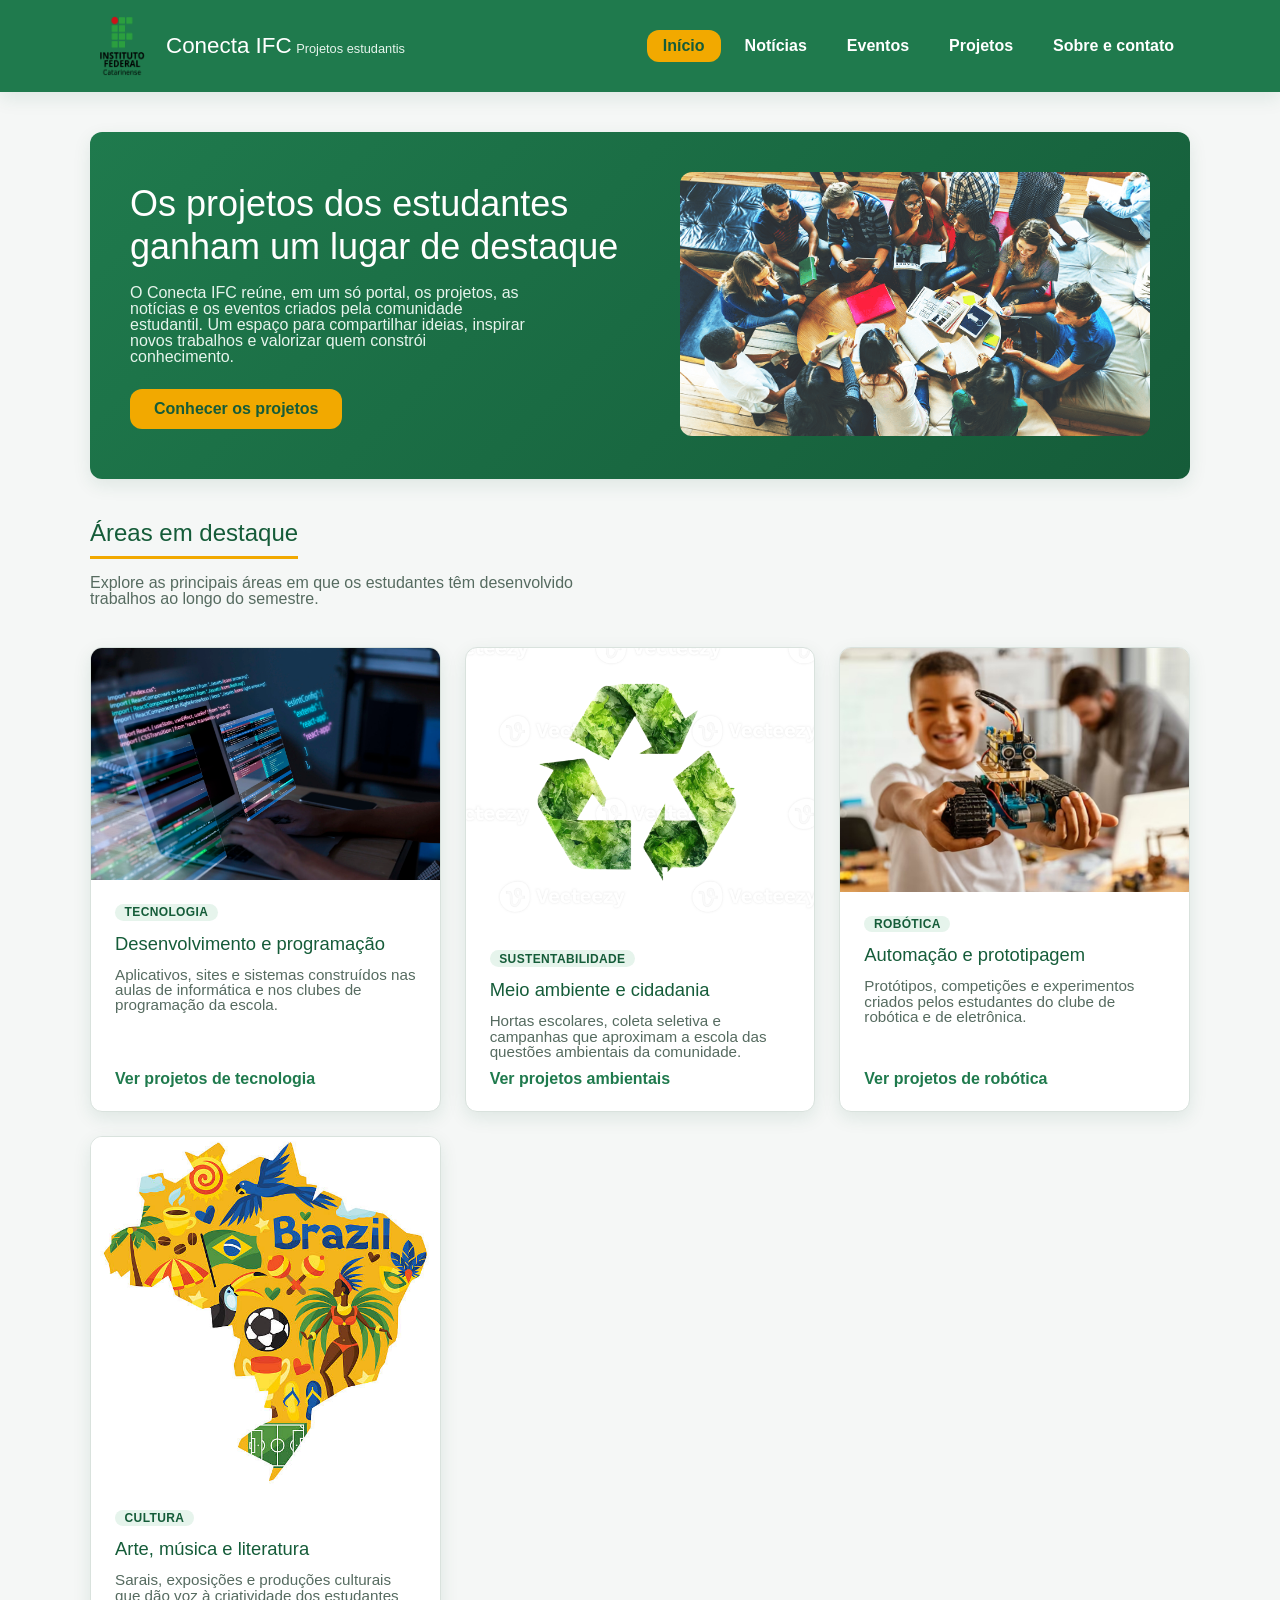
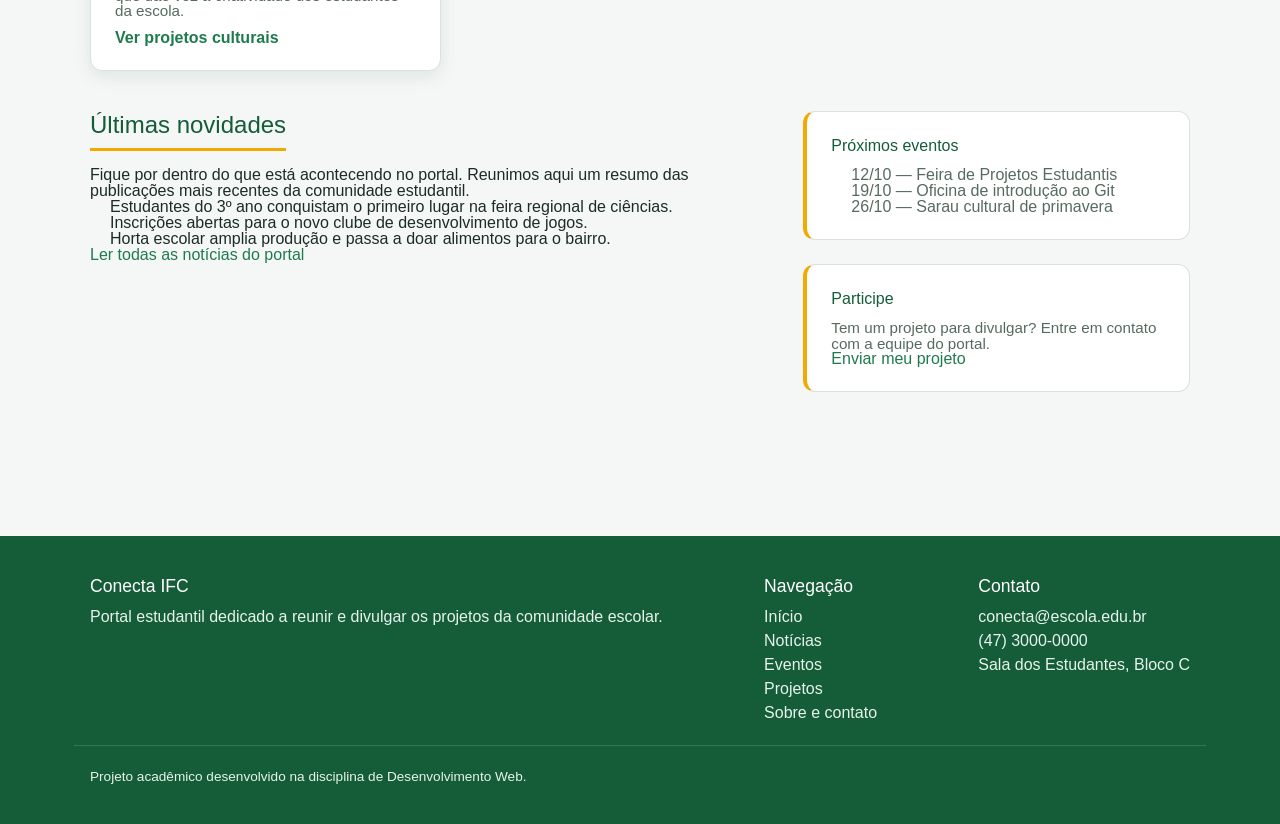
<file: index.html>
<!doctype html>
<html lang="pt-BR">
  <head>
    <meta charset="UTF-8" />
    <meta
      name="viewport"
      content="width=device-width, initial-scale=1.0"
    />
    <meta
      name="description"
      content="Conecta IFC: portal que reúne projetos, notícias e eventos desenvolvidos pelos estudantes da escola."
    />
    <title>Conecta IFC — Portal de Projetos Estudantis</title>
    <link
      rel="stylesheet"
      href="./assets/css/reset.css"
    />
    <link
      rel="stylesheet"
      href="./assets/css/global.css"
    />
  </head>

  <body>
    <header class="site-header">
      <div class="container">
        <a
          class="brand"
          href="./index.html"
          aria-label="Página inicial do Conecta IFC"
        >
          <img
            class="brand__logo"
            src="/assets/images/ifc-sc.png"
            alt=""
          />
          <span>
            <span class="brand__name">Conecta IFC</span>
            <span class="brand__tagline">Projetos estudantis</span>
          </span>
        </a>

        <nav
          class="main-nav"
          aria-label="Navegação principal"
        >
          <ul>
            <li>
              <a
                href="./index.html"
                aria-current="page"
                >Início</a
              >
            </li>
            <li><a href="./noticias.html">Notícias</a></li>
            <li><a href="./eventos.html">Eventos</a></li>
            <li><a href="./projetos.html">Projetos</a></li>
            <li><a href="./contato.html">Sobre e contato</a></li>
          </ul>
        </nav>
      </div>
    </header>

    <main class="container">
      <section
        class="hero"
        aria-labelledby="hero-title"
      >
        <div class="hero__content">
          <h2 id="hero-title">
            Os projetos dos estudantes ganham um lugar de destaque
          </h2>
          <p>
            O Conecta IFC reúne, em um só portal, os projetos, as notícias e os
            eventos criados pela comunidade estudantil. Um espaço para
            compartilhar ideias, inspirar novos trabalhos e valorizar quem
            constrói conhecimento.
          </p>
          <a
            class="button"
            href="./projetos.html"
            >Conhecer os projetos</a
          >
        </div>
        <div class="hero__image">
          <img
            src="./assets/images/estudante.png"
            alt="Ilustração de estudantes reunidos desenvolvendo projetos"
          />
        </div>
      </section>

      <section aria-labelledby="destaques-title">
        <h2
          class="section-title"
          id="destaques-title"
        >
          Áreas em destaque
        </h2>
        <p class="page-intro">
          Explore as principais áreas em que os estudantes têm desenvolvido
          trabalhos ao longo do semestre.
        </p>

        <div class="card-grid">
          <article class="card">
            <img
              class="card__image"
              src="./assets/images/dev.webp"
              alt="Ilustração de uma tela de código representando tecnologia"
            />
            <div class="card__body">
              <span class="card__tag">Tecnologia</span>
              <h3 class="card__title">Desenvolvimento e programação</h3>
              <p class="card__text">
                Aplicativos, sites e sistemas construídos nas aulas de
                informática e nos clubes de programação da escola.
              </p>
              <a
                class="card__link"
                href="./projetos.html"
                >Ver projetos de tecnologia</a
              >
            </div>
          </article>

          <article class="card">
            <img
              class="card__image"
              src="./assets/images/folha.webp"
              alt="Ilustração de uma folha representando sustentabilidade"
            />
            <div class="card__body">
              <span class="card__tag">Sustentabilidade</span>
              <h3 class="card__title">Meio ambiente e cidadania</h3>
              <p class="card__text">
                Hortas escolares, coleta seletiva e campanhas que aproximam a
                escola das questões ambientais da comunidade.
              </p>
              <a
                class="card__link"
                href="./projetos.html"
                >Ver projetos ambientais</a
              >
            </div>
          </article>

          <article class="card">
            <img
              class="card__image"
              src="./assets/images/robo.jpg"
              alt="Ilustração de um robô representando o clube de robótica"
            />
            <div class="card__body">
              <span class="card__tag">Robótica</span>
              <h3 class="card__title">Automação e prototipagem</h3>
              <p class="card__text">
                Protótipos, competições e experimentos criados pelos estudantes
                do clube de robótica e de eletrônica.
              </p>
              <a
                class="card__link"
                href="./projetos.html"
                >Ver projetos de robótica</a
              >
            </div>
          </article>

          <article class="card">
            <img
              class="card__image"
              src="./assets/images/cultura.jpg"
              alt="Ilustração de arte representando projetos culturais"
            />
            <div class="card__body">
              <span class="card__tag">Cultura</span>
              <h3 class="card__title">Arte, música e literatura</h3>
              <p class="card__text">
                Sarais, exposições e produções culturais que dão voz à
                criatividade dos estudantes da escola.
              </p>
              <a
                class="card__link"
                href="./projetos.html"
                >Ver projetos culturais</a
              >
            </div>
          </article>
        </div>
      </section>

      <section
        class="layout-split"
        aria-labelledby="novidades-title"
      >
        <div class="layout-split__main">
          <h2
            class="section-title"
            id="novidades-title"
          >
            Últimas novidades
          </h2>
          <p>
            Fique por dentro do que está acontecendo no portal. Reunimos aqui um
            resumo das publicações mais recentes da comunidade estudantil.
          </p>
          <ul>
            <li>
              Estudantes do 3º ano conquistam o primeiro lugar na feira regional
              de ciências.
            </li>
            <li>
              Inscrições abertas para o novo clube de desenvolvimento de jogos.
            </li>
            <li>
              Horta escolar amplia produção e passa a doar alimentos para o
              bairro.
            </li>
          </ul>
          <p>
            <a href="./noticias.html">Ler todas as notícias do portal</a>
          </p>
        </div>

        <aside
          class="layout-split__aside"
          aria-labelledby="agenda-title"
        >
          <div class="sidebar-box">
            <h3 id="agenda-title">Próximos eventos</h3>
            <ul>
              <li>12/10 — Feira de Projetos Estudantis</li>
              <li>19/10 — Oficina de introdução ao Git</li>
              <li>26/10 — Sarau cultural de primavera</li>
            </ul>
          </div>
          <div class="sidebar-box">
            <h3>Participe</h3>
            <p class="card__text">
              Tem um projeto para divulgar? Entre em contato com a equipe do
              portal.
            </p>
            <a href="./contato.html">Enviar meu projeto</a>
          </div>
        </aside>
      </section>
    </main>

    <footer class="site-footer">
      <div class="container">
        <div class="footer-col">
          <h3>Conecta IFC</h3>
          <p>
            Portal estudantil dedicado a reunir e divulgar os projetos da
            comunidade escolar.
          </p>
        </div>
        <div class="footer-col">
          <h3>Navegação</h3>
          <ul>
            <li><a href="./index.html">Início</a></li>
            <li><a href="./noticias.html">Notícias</a></li>
            <li><a href="./eventos.html">Eventos</a></li>
            <li><a href="./projetos.html">Projetos</a></li>
            <li><a href="./contato.html">Sobre e contato</a></li>
          </ul>
        </div>
        <div class="footer-col">
          <h3>Contato</h3>
          <ul>
            <li>conecta@escola.edu.br</li>
            <li>(47) 3000-0000</li>
            <li>Sala dos Estudantes, Bloco C</li>
          </ul>
        </div>
      </div>
      <div class="container footer-bottom">
        <p>
          Projeto acadêmico desenvolvido na disciplina de Desenvolvimento Web.
        </p>
      </div>
    </footer>
  </body>
</html>
</file>
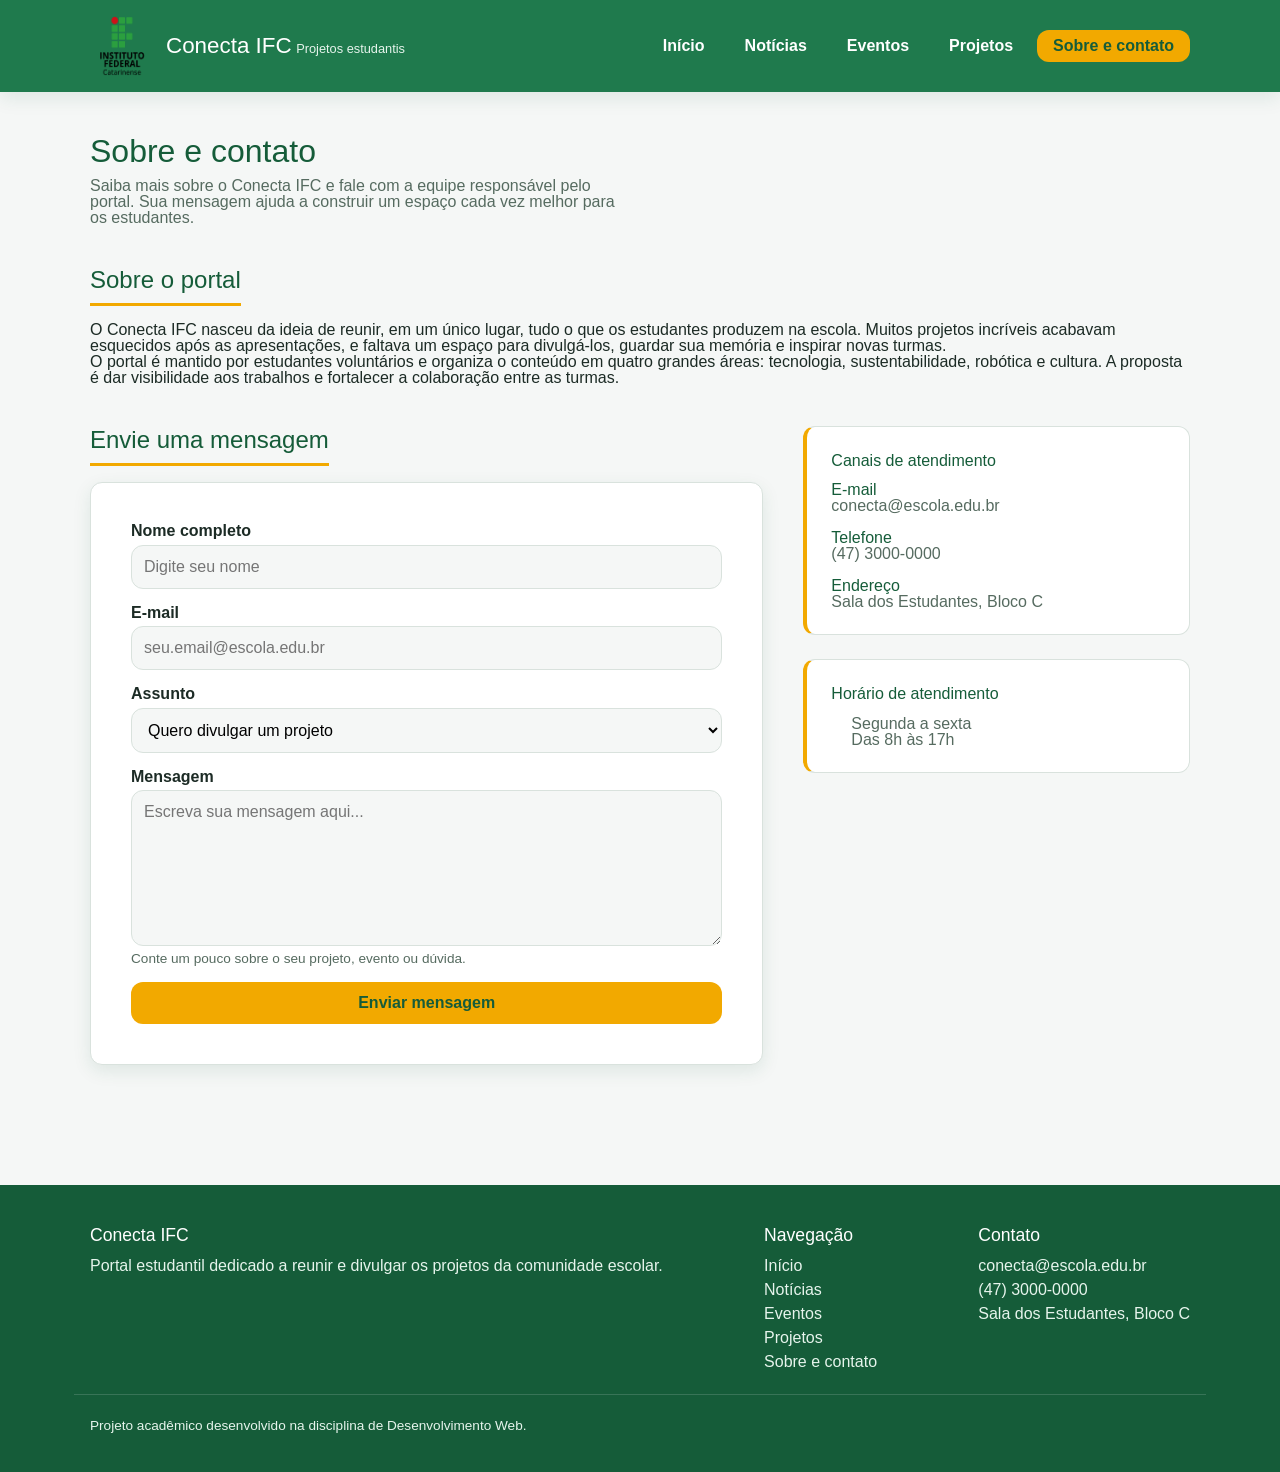
<file: contato.html>
<!doctype html>
<html lang="pt-BR">
  <head>
    <meta charset="UTF-8" />
    <meta
      name="viewport"
      content="width=device-width, initial-scale=1.0"
    />
    <meta
      name="description"
      content="Conheça o portal Conecta IFC, sua equipe e envie sua mensagem pelo formulário de contato."
    />
    <title>Sobre e contato — Conecta IFC</title>
    <link
      rel="stylesheet"
      href="./assets/css/reset.css"
    />
    <link
      rel="stylesheet"
      href="./assets/css/global.css"
    />
  </head>

  <body>
    <header class="site-header">
      <div class="container">
        <a
          class="brand"
          href="./index.html"
          aria-label="Página inicial do Conecta IFC"
        >
          <img
            class="brand__logo"
            src="/assets/images/ifc-sc.png"
            alt=""
          />
          <span>
            <span class="brand__name">Conecta IFC</span>
            <span class="brand__tagline">Projetos estudantis</span>
          </span>
        </a>

        <nav
          class="main-nav"
          aria-label="Navegação principal"
        >
          <ul>
            <li><a href="./index.html">Início</a></li>
            <li><a href="./noticias.html">Notícias</a></li>
            <li><a href="./eventos.html">Eventos</a></li>
            <li><a href="./projetos.html">Projetos</a></li>
            <li>
              <a
                href="./contato.html"
                aria-current="page"
                >Sobre e contato</a
              >
            </li>
          </ul>
        </nav>
      </div>
    </header>

    <main class="container">
      <h1 class="page-title">Sobre e contato</h1>
      <p class="page-intro">
        Saiba mais sobre o Conecta IFC e fale com a equipe responsável pelo
        portal. Sua mensagem ajuda a construir um espaço cada vez melhor para os
        estudantes.
      </p>

      <section aria-labelledby="sobre-title">
        <h2
          class="section-title"
          id="sobre-title"
        >
          Sobre o portal
        </h2>
        <p>
          O Conecta IFC nasceu da ideia de reunir, em um único lugar, tudo o que
          os estudantes produzem na escola. Muitos projetos incríveis acabavam
          esquecidos após as apresentações, e faltava um espaço para
          divulgá-los, guardar sua memória e inspirar novas turmas.
        </p>
        <p>
          O portal é mantido por estudantes voluntários e organiza o conteúdo em
          quatro grandes áreas: tecnologia, sustentabilidade, robótica e
          cultura. A proposta é dar visibilidade aos trabalhos e fortalecer a
          colaboração entre as turmas.
        </p>
      </section>

      <section
        class="layout-split"
        aria-labelledby="contato-title"
      >
        <div class="layout-split__main">
          <h2
            class="section-title"
            id="contato-title"
          >
            Envie uma mensagem
          </h2>
          <form
            class="contact-form"
            action="#"
            method="post"
            novalidate
          >
            <div class="form-field">
              <label for="nome">Nome completo</label>
              <input
                type="text"
                id="nome"
                name="nome"
                placeholder="Digite seu nome"
                required
              />
            </div>

            <div class="form-field">
              <label for="email">E-mail</label>
              <input
                type="email"
                id="email"
                name="email"
                placeholder="seu.email@escola.edu.br"
                required
              />
            </div>

            <div class="form-field">
              <label for="assunto">Assunto</label>
              <select
                id="assunto"
                name="assunto"
              >
                <option value="projeto">Quero divulgar um projeto</option>
                <option value="evento">Quero divulgar um evento</option>
                <option value="duvida">Tenho uma dúvida</option>
                <option value="sugestao">Tenho uma sugestão</option>
              </select>
            </div>

            <div class="form-field">
              <label for="mensagem">Mensagem</label>
              <textarea
                id="mensagem"
                name="mensagem"
                placeholder="Escreva sua mensagem aqui..."
                required
              ></textarea>
              <span class="form-hint">
                Conte um pouco sobre o seu projeto, evento ou dúvida.
              </span>
            </div>

            <button
              class="button"
              type="submit"
            >
              Enviar mensagem
            </button>
          </form>
        </div>

        <aside
          class="layout-split__aside"
          aria-labelledby="canais-title"
        >
          <div class="sidebar-box">
            <h3 id="canais-title">Canais de atendimento</h3>
            <ul class="info-list">
              <li>
                <span>
                  <strong>E-mail</strong>
                  conecta@escola.edu.br
                </span>
              </li>
              <li>
                <span>
                  <strong>Telefone</strong>
                  (47) 3000-0000
                </span>
              </li>
              <li>
                <span>
                  <strong>Endereço</strong>
                  Sala dos Estudantes, Bloco C
                </span>
              </li>
            </ul>
          </div>

          <div class="sidebar-box">
            <h3>Horário de atendimento</h3>
            <ul>
              <li>Segunda a sexta</li>
              <li>Das 8h às 17h</li>
            </ul>
          </div>
        </aside>
      </section>
    </main>

    <footer class="site-footer">
      <div class="container">
        <div class="footer-col">
          <h3>Conecta IFC</h3>
          <p>
            Portal estudantil dedicado a reunir e divulgar os projetos da
            comunidade escolar.
          </p>
        </div>
        <div class="footer-col">
          <h3>Navegação</h3>
          <ul>
            <li><a href="./index.html">Início</a></li>
            <li><a href="./noticias.html">Notícias</a></li>
            <li><a href="./eventos.html">Eventos</a></li>
            <li><a href="./projetos.html">Projetos</a></li>
            <li><a href="./contato.html">Sobre e contato</a></li>
          </ul>
        </div>
        <div class="footer-col">
          <h3>Contato</h3>
          <ul>
            <li>conecta@escola.edu.br</li>
            <li>(47) 3000-0000</li>
            <li>Sala dos Estudantes, Bloco C</li>
          </ul>
        </div>
      </div>
      <div class="container footer-bottom">
        <p>
          Projeto acadêmico desenvolvido na disciplina de Desenvolvimento Web.
        </p>
      </div>
    </footer>
  </body>
</html>
</file>
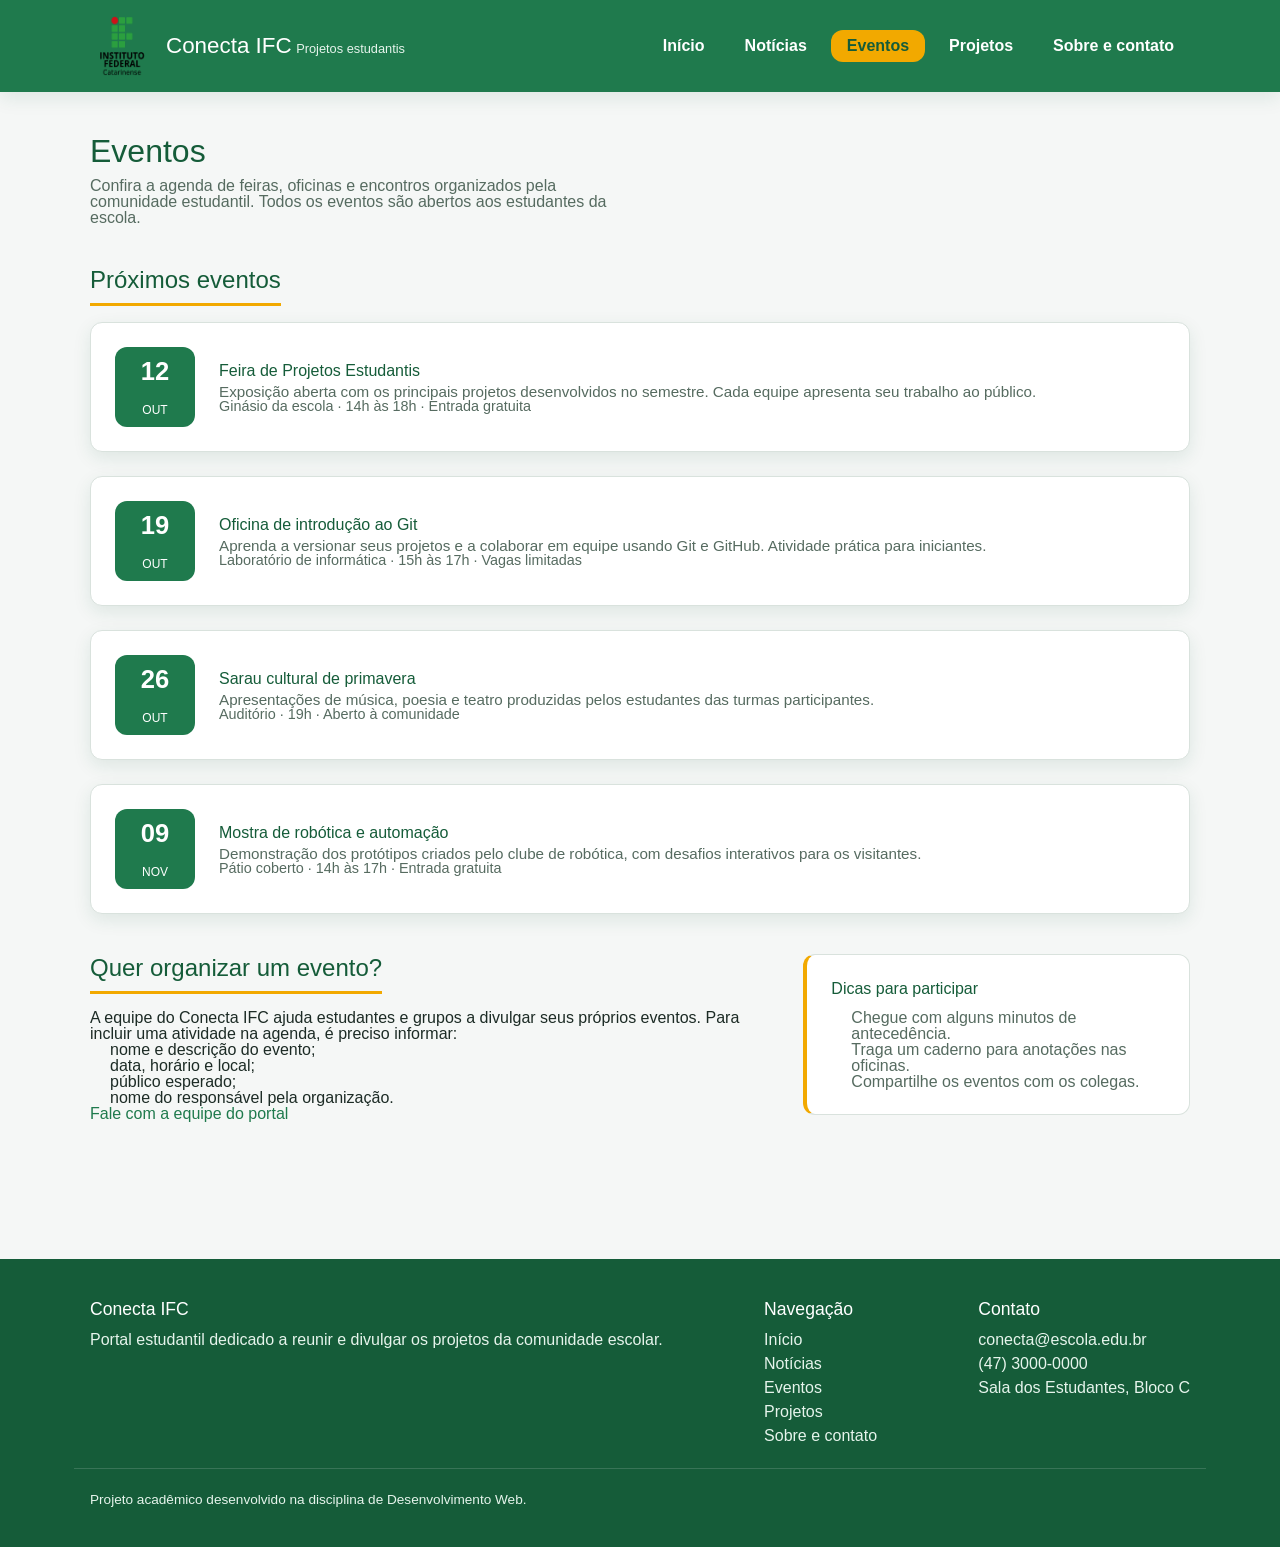
<file: eventos.html>
<!doctype html>
<html lang="pt-BR">
  <head>
    <meta charset="UTF-8" />
    <meta
      name="viewport"
      content="width=device-width, initial-scale=1.0"
    />
    <meta
      name="description"
      content="Agenda de eventos, oficinas e feiras da comunidade estudantil no portal Conecta IFC."
    />
    <title>Eventos — Conecta IFC</title>
    <link
      rel="stylesheet"
      href="./assets/css/reset.css"
    />
    <link
      rel="stylesheet"
      href="./assets/css/global.css"
    />
  </head>

  <body>
    <header class="site-header">
      <div class="container">
        <a
          class="brand"
          href="./index.html"
          aria-label="Página inicial do Conecta IFC"
        >
          <img
            class="brand__logo"
            src="/assets/images/ifc-sc.png"
            alt=""
          />
          <span>
            <span class="brand__name">Conecta IFC</span>
            <span class="brand__tagline">Projetos estudantis</span>
          </span>
        </a>

        <nav
          class="main-nav"
          aria-label="Navegação principal"
        >
          <ul>
            <li><a href="./index.html">Início</a></li>
            <li><a href="./noticias.html">Notícias</a></li>
            <li>
              <a
                href="./eventos.html"
                aria-current="page"
                >Eventos</a
              >
            </li>
            <li><a href="./projetos.html">Projetos</a></li>
            <li><a href="./contato.html">Sobre e contato</a></li>
          </ul>
        </nav>
      </div>
    </header>

    <main class="container">
      <h1 class="page-title">Eventos</h1>
      <p class="page-intro">
        Confira a agenda de feiras, oficinas e encontros organizados pela
        comunidade estudantil. Todos os eventos são abertos aos estudantes da
        escola.
      </p>

      <section aria-labelledby="proximos-title">
        <h2
          class="section-title"
          id="proximos-title"
        >
          Próximos eventos
        </h2>

        <ul class="event-list">
          <li class="event-item">
            <div class="event-item__date">
              <span class="day">12</span>
              <span class="month">Out</span>
            </div>
            <div class="event-item__info">
              <h3>Feira de Projetos Estudantis</h3>
              <p class="card__text">
                Exposição aberta com os principais projetos desenvolvidos no
                semestre. Cada equipe apresenta seu trabalho ao público.
              </p>
              <p class="event-item__meta">
                Ginásio da escola · 14h às 18h · Entrada gratuita
              </p>
            </div>
          </li>

          <li class="event-item">
            <div class="event-item__date">
              <span class="day">19</span>
              <span class="month">Out</span>
            </div>
            <div class="event-item__info">
              <h3>Oficina de introdução ao Git</h3>
              <p class="card__text">
                Aprenda a versionar seus projetos e a colaborar em equipe usando
                Git e GitHub. Atividade prática para iniciantes.
              </p>
              <p class="event-item__meta">
                Laboratório de informática · 15h às 17h · Vagas limitadas
              </p>
            </div>
          </li>

          <li class="event-item">
            <div class="event-item__date">
              <span class="day">26</span>
              <span class="month">Out</span>
            </div>
            <div class="event-item__info">
              <h3>Sarau cultural de primavera</h3>
              <p class="card__text">
                Apresentações de música, poesia e teatro produzidas pelos
                estudantes das turmas participantes.
              </p>
              <p class="event-item__meta">
                Auditório · 19h · Aberto à comunidade
              </p>
            </div>
          </li>

          <li class="event-item">
            <div class="event-item__date">
              <span class="day">09</span>
              <span class="month">Nov</span>
            </div>
            <div class="event-item__info">
              <h3>Mostra de robótica e automação</h3>
              <p class="card__text">
                Demonstração dos protótipos criados pelo clube de robótica, com
                desafios interativos para os visitantes.
              </p>
              <p class="event-item__meta">
                Pátio coberto · 14h às 17h · Entrada gratuita
              </p>
            </div>
          </li>
        </ul>
      </section>

      <section
        class="layout-split"
        aria-labelledby="organize-title"
      >
        <div class="layout-split__main">
          <h2
            class="section-title"
            id="organize-title"
          >
            Quer organizar um evento?
          </h2>
          <p>
            A equipe do Conecta IFC ajuda estudantes e grupos a divulgar seus
            próprios eventos. Para incluir uma atividade na agenda, é preciso
            informar:
          </p>
          <ol>
            <li>nome e descrição do evento;</li>
            <li>data, horário e local;</li>
            <li>público esperado;</li>
            <li>nome do responsável pela organização.</li>
          </ol>
          <p>
            <a href="./contato.html">Fale com a equipe do portal</a>
          </p>
        </div>

        <aside
          class="layout-split__aside"
          aria-labelledby="dicas-title"
        >
          <div class="sidebar-box">
            <h3 id="dicas-title">Dicas para participar</h3>
            <ul>
              <li>Chegue com alguns minutos de antecedência.</li>
              <li>Traga um caderno para anotações nas oficinas.</li>
              <li>Compartilhe os eventos com os colegas.</li>
            </ul>
          </div>
        </aside>
      </section>
    </main>

    <footer class="site-footer">
      <div class="container">
        <div class="footer-col">
          <h3>Conecta IFC</h3>
          <p>
            Portal estudantil dedicado a reunir e divulgar os projetos da
            comunidade escolar.
          </p>
        </div>
        <div class="footer-col">
          <h3>Navegação</h3>
          <ul>
            <li><a href="./index.html">Início</a></li>
            <li><a href="./noticias.html">Notícias</a></li>
            <li><a href="./eventos.html">Eventos</a></li>
            <li><a href="./projetos.html">Projetos</a></li>
            <li><a href="./contato.html">Sobre e contato</a></li>
          </ul>
        </div>
        <div class="footer-col">
          <h3>Contato</h3>
          <ul>
            <li>conecta@escola.edu.br</li>
            <li>(47) 3000-0000</li>
            <li>Sala dos Estudantes, Bloco C</li>
          </ul>
        </div>
      </div>
      <div class="container footer-bottom">
        <p>
          Projeto acadêmico desenvolvido na disciplina de Desenvolvimento Web.
        </p>
      </div>
    </footer>
  </body>
</html>
</file>
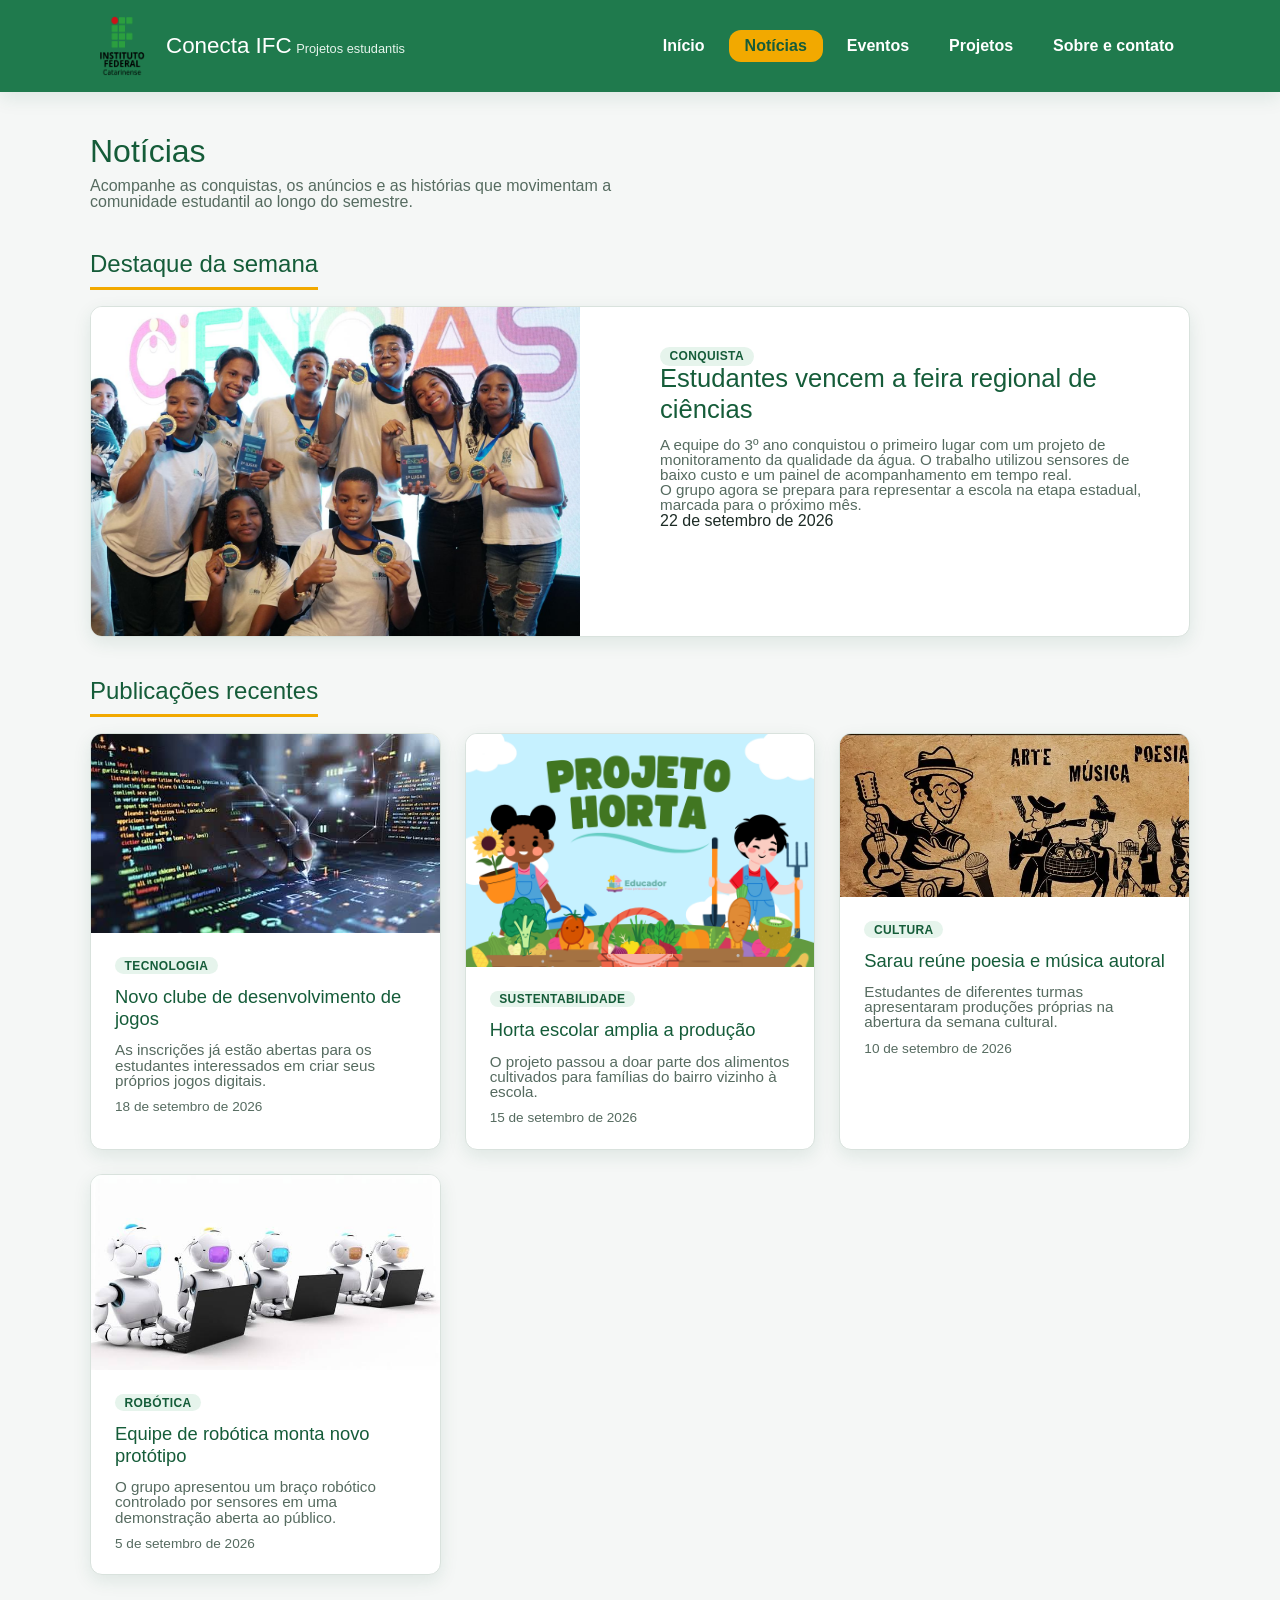
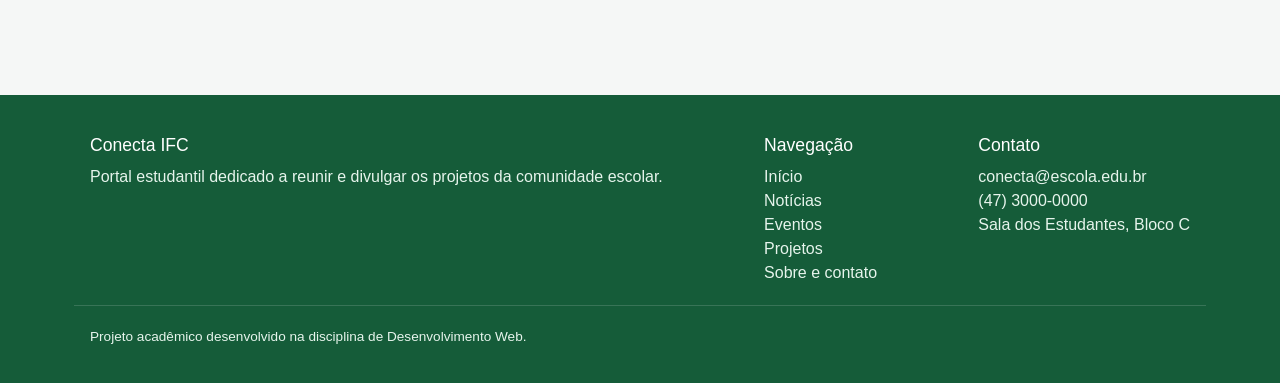
<file: noticias.html>
<!doctype html>
<html lang="pt-BR">
  <head>
    <meta charset="UTF-8" />
    <meta
      name="viewport"
      content="width=device-width, initial-scale=1.0"
    />
    <meta
      name="description"
      content="Notícias e novidades da comunidade estudantil publicadas no portal Conecta IFC."
    />
    <title>Notícias — Conecta IFC</title>
    <link
      rel="stylesheet"
      href="./assets/css/reset.css"
    />
    <link
      rel="stylesheet"
      href="./assets/css/global.css"
    />
  </head>

  <body>
    <header class="site-header">
      <div class="container">
        <a
          class="brand"
          href="./index.html"
          aria-label="Página inicial do Conecta IFC"
        >
          <img
            class="brand__logo"
            src="/assets/images/ifc-sc.png"
            alt=""
          />
          <span>
            <span class="brand__name">Conecta IFC</span>
            <span class="brand__tagline">Projetos estudantis</span>
          </span>
        </a>

        <nav
          class="main-nav"
          aria-label="Navegação principal"
        >
          <ul>
            <li><a href="./index.html">Início</a></li>
            <li>
              <a
                href="./noticias.html"
                aria-current="page"
                >Notícias</a
              >
            </li>
            <li><a href="./eventos.html">Eventos</a></li>
            <li><a href="./projetos.html">Projetos</a></li>
            <li><a href="./contato.html">Sobre e contato</a></li>
          </ul>
        </nav>
      </div>
    </header>

    <main class="container">
      <h1 class="page-title">Notícias</h1>
      <p class="page-intro">
        Acompanhe as conquistas, os anúncios e as histórias que movimentam a
        comunidade estudantil ao longo do semestre.
      </p>

      <section aria-labelledby="destaque-title">
        <h2
          class="section-title"
          id="destaque-title"
        >
          Destaque da semana
        </h2>
        <article class="featured">
          <div class="featured__image">
            <img
              src="./assets/images/feira.jpeg"
              alt="Ilustração de estudantes comemorando premiação em feira de ciências"
            />
          </div>
          <div class="featured__body">
            <span class="card__tag">Conquista</span>
            <h3>Estudantes vencem a feira regional de ciências</h3>
            <p class="card__text">
              A equipe do 3º ano conquistou o primeiro lugar com um projeto de
              monitoramento da qualidade da água. O trabalho utilizou sensores
              de baixo custo e um painel de acompanhamento em tempo real.
            </p>
            <p class="card__text">
              O grupo agora se prepara para representar a escola na etapa
              estadual, marcada para o próximo mês.
            </p>
            <p>
              <time datetime="2026-09-22">22 de setembro de 2026</time>
            </p>
          </div>
        </article>
      </section>

      <section aria-labelledby="recentes-title">
        <h2
          class="section-title"
          id="recentes-title"
        >
          Publicações recentes
        </h2>

        <div class="card-grid">
          <article class="card">
            <img
              class="card__image"
              src="./assets/images/codigo.jpeg"
              alt="Ilustração de código representando o clube de programação"
            />
            <div class="card__body">
              <span class="card__tag">Tecnologia</span>
              <h3 class="card__title">
                Novo clube de desenvolvimento de jogos
              </h3>
              <p class="card__text">
                As inscrições já estão abertas para os estudantes interessados
                em criar seus próprios jogos digitais.
              </p>
              <p class="form-hint">
                <time datetime="2026-09-18">18 de setembro de 2026</time>
              </p>
            </div>
          </article>

          <article class="card">
            <img
              class="card__image"
              src="./assets/images/horta.png"
              alt="Ilustração de folha representando o projeto da horta escolar"
            />
            <div class="card__body">
              <span class="card__tag">Sustentabilidade</span>
              <h3 class="card__title">Horta escolar amplia a produção</h3>
              <p class="card__text">
                O projeto passou a doar parte dos alimentos cultivados para
                famílias do bairro vizinho à escola.
              </p>
              <p class="form-hint">
                <time datetime="2026-09-15">15 de setembro de 2026</time>
              </p>
            </div>
          </article>

          <article class="card">
            <img
              class="card__image"
              src="./assets/images/sarau.webp"
              alt="Ilustração de arte representando o sarau cultural"
            />
            <div class="card__body">
              <span class="card__tag">Cultura</span>
              <h3 class="card__title">Sarau reúne poesia e música autoral</h3>
              <p class="card__text">
                Estudantes de diferentes turmas apresentaram produções próprias
                na abertura da semana cultural.
              </p>
              <p class="form-hint">
                <time datetime="2026-09-10">10 de setembro de 2026</time>
              </p>
            </div>
          </article>

          <article class="card">
            <img
              class="card__image"
              src="./assets/images/equipe.jpeg"
              alt="Ilustração de robô representando a equipe de robótica"
            />
            <div class="card__body">
              <span class="card__tag">Robótica</span>
              <h3 class="card__title">
                Equipe de robótica monta novo protótipo
              </h3>
              <p class="card__text">
                O grupo apresentou um braço robótico controlado por sensores em
                uma demonstração aberta ao público.
              </p>
              <p class="form-hint">
                <time datetime="2026-09-05">5 de setembro de 2026</time>
              </p>
            </div>
          </article>
        </div>
      </section>
    </main>

    <footer class="site-footer">
      <div class="container">
        <div class="footer-col">
          <h3>Conecta IFC</h3>
          <p>
            Portal estudantil dedicado a reunir e divulgar os projetos da
            comunidade escolar.
          </p>
        </div>
        <div class="footer-col">
          <h3>Navegação</h3>
          <ul>
            <li><a href="./index.html">Início</a></li>
            <li><a href="./noticias.html">Notícias</a></li>
            <li><a href="./eventos.html">Eventos</a></li>
            <li><a href="./projetos.html">Projetos</a></li>
            <li><a href="./contato.html">Sobre e contato</a></li>
          </ul>
        </div>
        <div class="footer-col">
          <h3>Contato</h3>
          <ul>
            <li>conecta@escola.edu.br</li>
            <li>(47) 3000-0000</li>
            <li>Sala dos Estudantes, Bloco C</li>
          </ul>
        </div>
      </div>
      <div class="container footer-bottom">
        <p>
          Projeto acadêmico desenvolvido na disciplina de Desenvolvimento Web.
        </p>
      </div>
    </footer>
  </body>
</html>
</file>
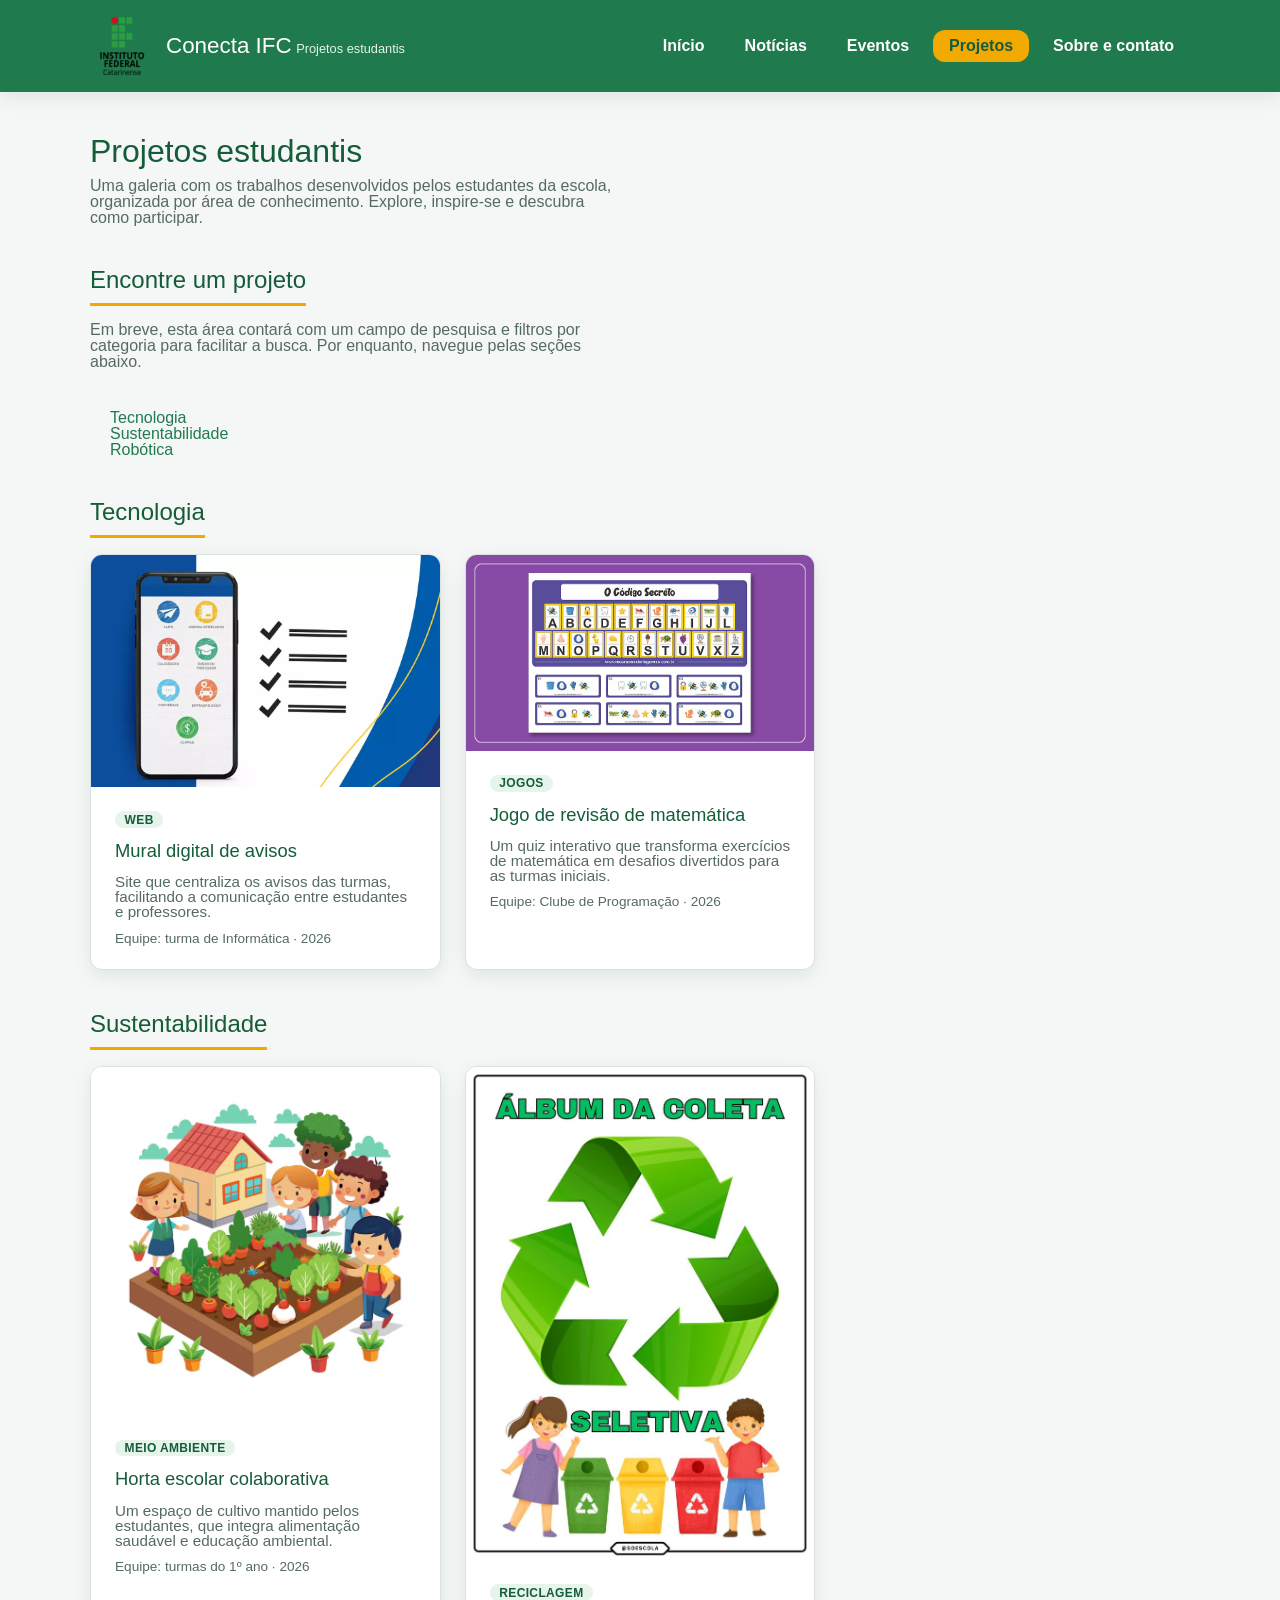
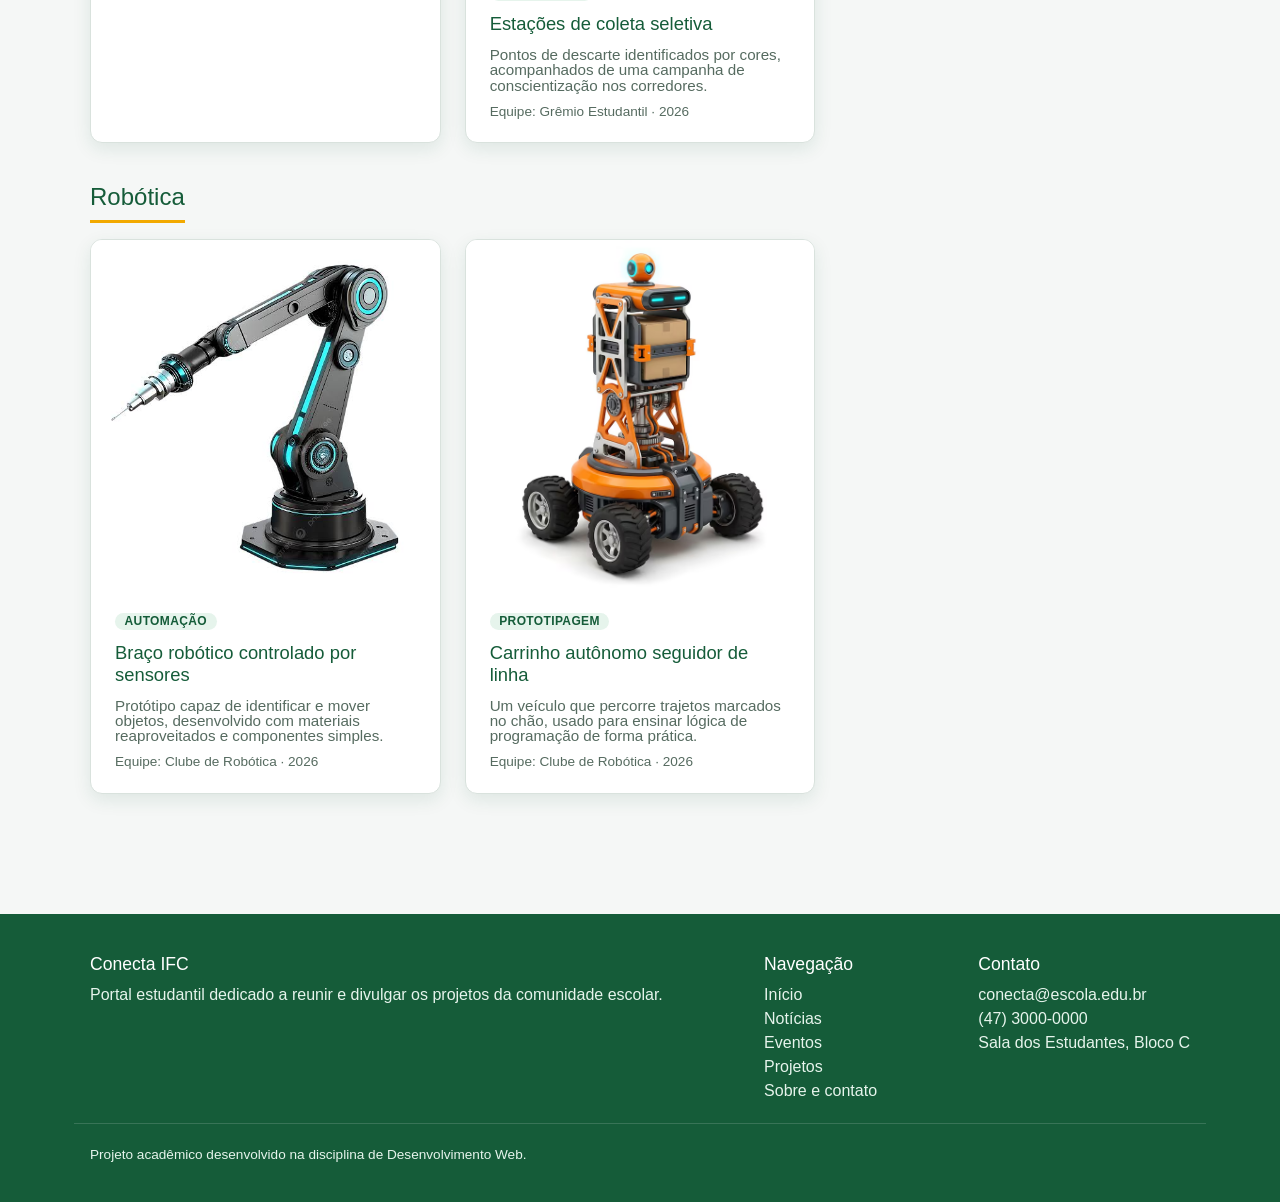
<file: projetos.html>
<!doctype html>
<html lang="pt-BR">
  <head>
    <meta charset="UTF-8" />
    <meta
      name="viewport"
      content="width=device-width, initial-scale=1.0"
    />
    <meta
      name="description"
      content="Galeria de projetos desenvolvidos pelos estudantes e divulgados no portal Conecta IFC."
    />
    <title>Projetos — Conecta IFC</title>
    <link
      rel="stylesheet"
      href="./assets/css/reset.css"
    />
    <link
      rel="stylesheet"
      href="./assets/css/global.css"
    />
  </head>

  <body>
    <header class="site-header">
      <div class="container">
        <a
          class="brand"
          href="./index.html"
          aria-label="Página inicial do Conecta IFC"
        >
          <img
            class="brand__logo"
            src="/assets/images/ifc-sc.png"
            alt=""
          />
          <span>
            <span class="brand__name">Conecta IFC</span>
            <span class="brand__tagline">Projetos estudantis</span>
          </span>
        </a>

        <nav
          class="main-nav"
          aria-label="Navegação principal"
        >
          <ul>
            <li><a href="./index.html">Início</a></li>
            <li><a href="./noticias.html">Notícias</a></li>
            <li><a href="./eventos.html">Eventos</a></li>
            <li>
              <a
                href="./projetos.html"
                aria-current="page"
                >Projetos</a
              >
            </li>
            <li><a href="./contato.html">Sobre e contato</a></li>
          </ul>
        </nav>
      </div>
    </header>

    <main class="container">
      <h1 class="page-title">Projetos estudantis</h1>
      <p class="page-intro">
        Uma galeria com os trabalhos desenvolvidos pelos estudantes da escola,
        organizada por área de conhecimento. Explore, inspire-se e descubra como
        participar.
      </p>

      <section aria-labelledby="filtro-title">
        <h2
          class="section-title"
          id="filtro-title"
        >
          Encontre um projeto
        </h2>
        <p class="page-intro">
          Em breve, esta área contará com um campo de pesquisa e filtros por
          categoria para facilitar a busca. Por enquanto, navegue pelas seções
          abaixo.
        </p>
        <ul>
          <li><a href="#tecnologia">Tecnologia</a></li>
          <li><a href="#sustentabilidade">Sustentabilidade</a></li>
          <li><a href="#robotica">Robótica</a></li>
        </ul>
      </section>

      <section
        id="tecnologia"
        aria-labelledby="tecnologia-title"
      >
        <h2
          class="section-title"
          id="tecnologia-title"
        >
          Tecnologia
        </h2>
        <div class="card-grid">
          <article class="card">
            <img
              class="card__image"
              src="./assets/images/tecnologia.webp"
              alt="Ilustração de código representando um aplicativo escolar"
            />
            <div class="card__body">
              <span class="card__tag">Web</span>
              <h3 class="card__title">Mural digital de avisos</h3>
              <p class="card__text">
                Site que centraliza os avisos das turmas, facilitando a
                comunicação entre estudantes e professores.
              </p>
              <p class="form-hint">Equipe: turma de Informática · 2026</p>
            </div>
          </article>

          <article class="card">
            <img
              class="card__image"
              src="./assets/images/educativo.jpg"
              alt="Ilustração de código representando um jogo educativo"
            />
            <div class="card__body">
              <span class="card__tag">Jogos</span>
              <h3 class="card__title">Jogo de revisão de matemática</h3>
              <p class="card__text">
                Um quiz interativo que transforma exercícios de matemática em
                desafios divertidos para as turmas iniciais.
              </p>
              <p class="form-hint">Equipe: Clube de Programação · 2026</p>
            </div>
          </article>
        </div>
      </section>

      <section
        id="sustentabilidade"
        aria-labelledby="sustentabilidade-title"
      >
        <h2
          class="section-title"
          id="sustentabilidade-title"
        >
          Sustentabilidade
        </h2>
        <div class="card-grid">
          <article class="card">
            <img
              class="card__image"
              src="./assets/images/projeto-horta.avif"
              alt="Ilustração de folha representando o projeto da horta escolar"
            />
            <div class="card__body">
              <span class="card__tag">Meio ambiente</span>
              <h3 class="card__title">Horta escolar colaborativa</h3>
              <p class="card__text">
                Um espaço de cultivo mantido pelos estudantes, que integra
                alimentação saudável e educação ambiental.
              </p>
              <p class="form-hint">Equipe: turmas do 1º ano · 2026</p>
            </div>
          </article>

          <article class="card">
            <img
              class="card__image"
              src="./assets/images/coleta-seletiva.jpg"
              alt="Ilustração de folha representando o projeto de coleta seletiva"
            />
            <div class="card__body">
              <span class="card__tag">Reciclagem</span>
              <h3 class="card__title">Estações de coleta seletiva</h3>
              <p class="card__text">
                Pontos de descarte identificados por cores, acompanhados de uma
                campanha de conscientização nos corredores.
              </p>
              <p class="form-hint">Equipe: Grêmio Estudantil · 2026</p>
            </div>
          </article>
        </div>
      </section>

      <section
        id="robotica"
        aria-labelledby="robotica-title"
      >
        <h2
          class="section-title"
          id="robotica-title"
        >
          Robótica
        </h2>
        <div class="card-grid">
          <article class="card">
            <img
              class="card__image"
              src="./assets/images/braco.jpeg"
              alt="Ilustração de robô representando o braço robótico"
            />
            <div class="card__body">
              <span class="card__tag">Automação</span>
              <h3 class="card__title">
                Braço robótico controlado por sensores
              </h3>
              <p class="card__text">
                Protótipo capaz de identificar e mover objetos, desenvolvido com
                materiais reaproveitados e componentes simples.
              </p>
              <p class="form-hint">Equipe: Clube de Robótica · 2026</p>
            </div>
          </article>

          <article class="card">
            <img
              class="card__image"
              src="./assets/images/carrinho.avif"
              alt="Ilustração de robô representando o carrinho autônomo"
            />
            <div class="card__body">
              <span class="card__tag">Prototipagem</span>
              <h3 class="card__title">Carrinho autônomo seguidor de linha</h3>
              <p class="card__text">
                Um veículo que percorre trajetos marcados no chão, usado para
                ensinar lógica de programação de forma prática.
              </p>
              <p class="form-hint">Equipe: Clube de Robótica · 2026</p>
            </div>
          </article>
        </div>
      </section>
    </main>

    <footer class="site-footer">
      <div class="container">
        <div class="footer-col">
          <h3>Conecta IFC</h3>
          <p>
            Portal estudantil dedicado a reunir e divulgar os projetos da
            comunidade escolar.
          </p>
        </div>
        <div class="footer-col">
          <h3>Navegação</h3>
          <ul>
            <li><a href="./index.html">Início</a></li>
            <li><a href="./noticias.html">Notícias</a></li>
            <li><a href="./eventos.html">Eventos</a></li>
            <li><a href="./projetos.html">Projetos</a></li>
            <li><a href="./contato.html">Sobre e contato</a></li>
          </ul>
        </div>
        <div class="footer-col">
          <h3>Contato</h3>
          <ul>
            <li>conecta@escola.edu.br</li>
            <li>(47) 3000-0000</li>
            <li>Sala dos Estudantes, Bloco C</li>
          </ul>
        </div>
      </div>
      <div class="container footer-bottom">
        <p>
          Projeto acadêmico desenvolvido na disciplina de Desenvolvimento Web.
        </p>
      </div>
    </footer>
  </body>
</html>
</file>
<file: assets/css/global.css>
:root {
  --color-primary: #1f7a4d;
  --color-primary-dark: #155c39;
  --color-primary-light: #e6f4ec;
  --color-accent: #f2a900;
  --color-accent-dark: #c98a00;

  --color-background: #f5f7f6;
  --color-surface: #ffffff;
  --color-text: #1c2b25;
  --color-text-muted: #566b60;
  --color-border: #d9e2dd;

  --font-base: 'Segoe UI', Tahoma, Geneva, Verdana, sans-serif;
  --font-heading: 'Trebuchet MS', 'Segoe UI', sans-serif;

  --space-xs: 0.5rem;
  --space-sm: 0.75rem;
  --space-md: 1rem;
  --space-lg: 1.5rem;
  --space-xl: 2.5rem;

  --radius: 0.75rem;
  --shadow: 0 6px 18px rgba(21, 92, 57, 0.1);
  --max-width: 1100px;
  --transition: 0.2s ease-in-out;
}

html {
  font-size: 100%;
  scroll-behavior: smooth;
}

body {
  display: flex;
  flex-direction: column;
  min-height: 100vh;
  margin: 0;
  color: var(--color-text);
  background-color: var(--color-background);
  font-family: var(--font-base);
}

h1,
h2,
h3,
h4 {
  font-family: var(--font-heading);
  line-height: 1.2;
  color: var(--color-primary-dark);
}

a {
  color: var(--color-primary);
  text-decoration: none;
  transition: color var(--transition);
}

a:hover,
a:focus {
  color: var(--color-accent-dark);
  text-decoration: underline;
}

ul,
ol {
  padding-left: 1.25rem;
}

img {
  border-radius: var(--radius);
}

.sr-only {
  position: absolute;
  width: 1px;
  height: 1px;
  padding: 0;
  margin: -1px;
  overflow: hidden;
  clip: rect(0, 0, 0, 0);
  white-space: nowrap;
  border: 0;
}

.container {
  width: 100%;
  max-width: var(--max-width);
  margin-inline: auto;
  padding-inline: var(--space-md);
}

.site-header {
  background-color: var(--color-primary);
  color: #ffffff;
  box-shadow: var(--shadow);
  position: sticky;
  top: 0;
  z-index: 10;
}

.site-header .container {
  display: flex;
  flex-wrap: wrap;
  align-items: center;
  justify-content: space-between;
  gap: var(--space-md);
  padding-block: var(--space-md);
}

.brand {
  display: flex;
  align-items: center;
  gap: var(--space-sm);
}

.brand__logo {
  display: grid;
  place-items: center;
  width: 4rem;
  height: 3em;
  font-family: var(--font-heading);
  font-weight: 700;
  font-size: 1.25rem;
}

.brand__name {
  font-family: sans-serif;
  margin: 0;
  color: #ffffff;
  font-size: 1.4rem;
}

.brand__tagline {
  font-family: sans-serif;
  margin: 0;
  font-size: 0.8rem;
  color: var(--color-primary-light);
}

.main-nav ul {
  display: flex;
  flex-wrap: wrap;
  align-items: center;
  gap: var(--space-xs);
  margin: 0;
  padding: 0;
  list-style: none;
}

.main-nav a {
  display: inline-block;
  padding: var(--space-xs) var(--space-md);
  color: #ffffff;
  border-radius: var(--radius);
  font-weight: 600;
  transition:
    background-color var(--transition),
    color var(--transition);
}

.main-nav a:hover,
.main-nav a:focus {
  background-color: var(--color-primary-dark);
  color: #ffffff;
  text-decoration: none;
}

.main-nav a[aria-current='page'] {
  background-color: var(--color-accent);
  color: var(--color-primary-dark);
}

main {
  flex: 1;
  padding-block: var(--space-xl);
}

.page-title {
  font-size: 2rem;
  margin-bottom: var(--space-xs);
}

.page-intro {
  max-width: 60ch;
  color: var(--color-text-muted);
  margin-bottom: var(--space-xl);
}

section {
  margin-bottom: var(--space-xl);
}

.section-title {
  font-size: 1.5rem;
  margin-bottom: var(--space-md);
  padding-bottom: var(--space-xs);
  border-bottom: 3px solid var(--color-accent);
  display: inline-block;
}

.hero {
  display: flex;
  flex-wrap: wrap;
  align-items: center;
  gap: var(--space-xl);
  background: linear-gradient(
    135deg,
    var(--color-primary) 0%,
    var(--color-primary-dark) 100%
  );
  color: #ffffff;
  border-radius: var(--radius);
  padding: var(--space-xl);
  box-shadow: var(--shadow);
}

.hero__content {
  flex: 1 1 320px;
}

.hero__content h2 {
  color: #ffffff;
  font-size: 2.25rem;
  margin-bottom: var(--space-md);
}

.hero__content p {
  color: var(--color-primary-light);
  margin-bottom: var(--space-lg);
  max-width: 45ch;
}

.hero__image {
  flex: 1 1 280px;
}

.button {
  display: inline-block;
  padding: var(--space-sm) var(--space-lg);
  background-color: var(--color-accent);
  color: var(--color-primary-dark);
  font-weight: 700;
  border: none;
  border-radius: var(--radius);
  cursor: pointer;
  transition:
    transform var(--transition),
    background-color var(--transition);
}

.button:hover,
.button:focus {
  background-color: var(--color-accent-dark);
  color: #ffffff;
  text-decoration: none;
  transform: translateY(-2px);
}

.button--outline {
  background-color: transparent;
  color: #ffffff;
  border: 2px solid #ffffff;
}

.button--outline:hover,
.button--outline:focus {
  background-color: #ffffff;
  color: var(--color-primary-dark);
}

.card-grid {
  display: grid;
  grid-template-columns: repeat(auto-fill, minmax(260px, 1fr));
  gap: var(--space-lg);
}

.card {
  display: flex;
  flex-direction: column;
  background-color: var(--color-surface);
  border: 1px solid var(--color-border);
  border-radius: var(--radius);
  overflow: hidden;
  box-shadow: var(--shadow);
  transition:
    transform var(--transition),
    box-shadow var(--transition);
}

.card:hover,
.card:focus-within {
  transform: translateY(-4px);
  box-shadow: 0 12px 28px rgba(21, 92, 57, 0.18);
}

.card__image {
  width: 100%;
  height: 280x;
  width: 350px;
  object-fit: cover;
  border-radius: 0;
}

.card__body {
  display: flex;
  flex-direction: column;
  flex: 1;
  gap: var(--space-sm);
  padding: var(--space-lg);
}

.card__tag {
  align-self: flex-start;
  padding: 0.15rem 0.6rem;
  background-color: var(--color-primary-light);
  color: var(--color-primary-dark);
  font-size: 0.75rem;
  font-weight: 700;
  text-transform: uppercase;
  letter-spacing: 0.03em;
  border-radius: 999px;
}

.card__title {
  font-size: 1.15rem;
}

.card__text {
  color: var(--color-text-muted);
  font-size: 0.95rem;
}

.card__link {
  margin-top: auto;
  font-weight: 700;
}

.layout-split {
  display: flex;
  flex-wrap: wrap;
  gap: var(--space-xl);
}

.layout-split__main {
  flex: 2 1 420px;
}

.layout-split__aside {
  flex: 1 1 260px;
}

.sidebar-box {
  background-color: var(--color-surface);
  border: 1px solid var(--color-border);
  border-left: 4px solid var(--color-accent);
  border-radius: var(--radius);
  padding: var(--space-lg);
  margin-bottom: var(--space-lg);
}

.sidebar-box h3 {
  margin-bottom: var(--space-sm);
}

.sidebar-box ul {
  color: var(--color-text-muted);
}

.event-list {
  list-style: none;
  padding: 0;
  margin: 0;
  display: flex;
  flex-direction: column;
  gap: var(--space-lg);
}

.event-item {
  display: flex;
  flex-wrap: wrap;
  align-items: center;
  gap: var(--space-lg);
  background-color: var(--color-surface);
  border: 1px solid var(--color-border);
  border-radius: var(--radius);
  padding: var(--space-lg);
  box-shadow: var(--shadow);
}

.event-item__date {
  flex: 0 0 auto;
  display: grid;
  place-items: center;
  width: 5rem;
  height: 5rem;
  background-color: var(--color-primary);
  color: #ffffff;
  border-radius: var(--radius);
  text-align: center;
  line-height: 1.1;
}

.event-item__date .day {
  font-size: 1.6rem;
  font-weight: 700;
}

.event-item__date .month {
  font-size: 0.75rem;
  text-transform: uppercase;
}

.event-item__info {
  flex: 1 1 240px;
}

.event-item__info h3 {
  margin-bottom: 0.25rem;
}

.event-item__meta {
  color: var(--color-text-muted);
  font-size: 0.9rem;
}

.featured {
  display: flex;
  flex-wrap: wrap;
  gap: var(--space-xl);
  background-color: var(--color-surface);
  border: 1px solid var(--color-border);
  border-radius: var(--radius);
  overflow: hidden;
  box-shadow: var(--shadow);
}

.featured__image {
  flex: 1 1 320px;
}

.featured__image img {
  width: 100%;
  height: 100%;
  min-height: 240px;
  object-fit: cover;
  border-radius: 0;
}

.featured__body {
  flex: 1 1 320px;
  padding: var(--space-xl);
}

.featured__body h3 {
  font-size: 1.6rem;
  margin-bottom: var(--space-sm);
}

.contact-form {
  display: flex;
  flex-direction: column;
  gap: var(--space-md);
  background-color: var(--color-surface);
  border: 1px solid var(--color-border);
  border-radius: var(--radius);
  padding: var(--space-xl);
  box-shadow: var(--shadow);
}

.form-field {
  display: flex;
  flex-direction: column;
  gap: 0.35rem;
}

.form-field label {
  font-weight: 600;
}

.form-field input,
.form-field select,
.form-field textarea {
  padding: var(--space-sm);
  border: 1px solid var(--color-border);
  border-radius: var(--radius);
  background-color: var(--color-background);
  transition:
    border-color var(--transition),
    box-shadow var(--transition);
}

.form-field input:focus,
.form-field select:focus,
.form-field textarea:focus {
  outline: none;
  border-color: var(--color-primary);
  box-shadow: 0 0 0 3px var(--color-primary-light);
}

.form-field textarea {
  resize: vertical;
  min-height: 130px;
}

.form-hint {
  font-size: 0.85rem;
  color: var(--color-text-muted);
}

.info-list {
  list-style: none;
  padding: 0;
  margin: 0;
  display: flex;
  flex-direction: column;
  gap: var(--space-md);
}

.info-list li {
  display: flex;
  gap: var(--space-sm);
  align-items: flex-start;
}

.info-list strong {
  display: block;
  color: var(--color-primary-dark);
}

.site-footer {
  background-color: var(--color-primary-dark);
  color: var(--color-primary-light);
  padding-block: var(--space-xl);
  margin-top: var(--space-xl);
}

.site-footer .container {
  display: flex;
  flex-wrap: wrap;
  justify-content: space-between;
  gap: var(--space-xl);
}

.site-footer h3 {
  color: #ffffff;
  margin-bottom: var(--space-sm);
  font-size: 1.1rem;
}

.site-footer a {
  color: var(--color-primary-light);
}

.site-footer a:hover,
.site-footer a:focus {
  color: var(--color-accent);
}

.footer-col ul {
  list-style: none;
  padding: 0;
  margin: 0;
  display: flex;
  flex-direction: column;
  gap: var(--space-xs);
}

.footer-bottom {
  text-align: center;
  padding-top: var(--space-lg);
  margin-top: var(--space-lg);
  border-top: 1px solid rgba(255, 255, 255, 0.15);
  font-size: 0.85rem;
}

@media (max-width: 768px) {
  .hero {
    padding: var(--space-lg);
  }

  .hero__content h2 {
    font-size: 1.85rem;
  }

  .page-title {
    font-size: 1.6rem;
  }

  main {
    padding-block: var(--space-lg);
  }
}

@media (max-width: 560px) {
  .site-header .container {
    flex-direction: column;
    align-items: flex-start;
  }

  .main-nav ul {
    width: 100%;
  }

  .main-nav a {
    display: block;
    width: 100%;
  }

  .event-item {
    flex-direction: column;
    align-items: flex-start;
    text-align: left;
  }

  .site-footer .container {
    flex-direction: column;
    gap: var(--space-lg);
  }
}
</file>
